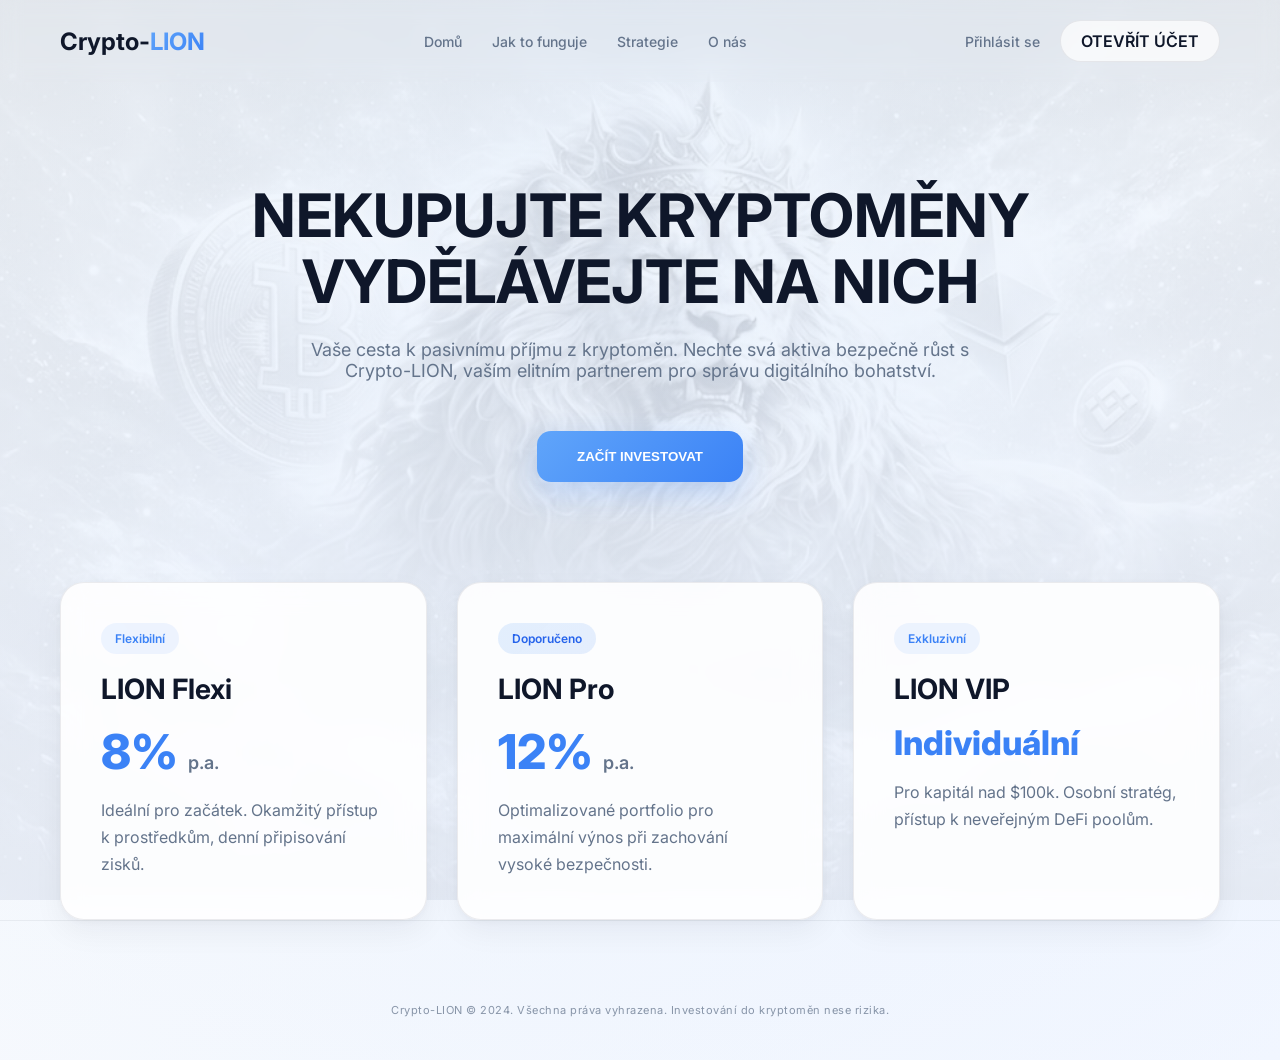
<file: index.html>
<!DOCTYPE html>
<html lang="cs">
<head>
    <meta charset="UTF-8">
    <meta name="viewport" content="width=device-width, initial-scale=1.0">
    <title>Crypto-LION | Elitní zhodnocení digitálních aktiv</title>
    <link rel="stylesheet" href="style.css">
</head>
<body>

    <div class="main-wrapper">
        <div class="overlay"></div>

        <div class="content-layer">
            
            <nav class="navbar">
                <div class="container">
                    <div class="logo">
                        Crypto-<span class="lion-gold-text">LION</span>
                    </div>
                    <div class="nav-links">
                        <a href="#">Domů</a>
                        <a href="#">Jak to funguje</a>
                        <a href="#">Strategie</a>
                        <a href="#">O nás</a>
                    </div>
                    <div class="nav-auth">
                        <a href="CryptoProject/login.html" class="login-link">Přihlásit se</a>
			<a href="Registration/register.html" class="btn-secondary-sm" style="text-decoration: none; display: inline-block; text-align: center;">OTEVŘÍT ÚČET</a>
                    </div>
                </div>
            </nav>

            <header class="hero">
                <div class="container text-center">
                    <h1 class="hero-title">
                        NEKUPUJTE KRYPTOMĚNY<br>
                        <span class="hero-subtitle">VYDĚLÁVEJTE NA NICH</span>
                    </h1>
                    
                    <p class="hero-description">
                        Vaše cesta k pasivnímu příjmu z kryptoměn. Nechte svá aktiva bezpečně růst s Crypto-LION, vaším elitním partnerem pro správu digitálního bohatství.
                    </p>
                    
                    <button class="btn-gold-lg">ZAČÍT INVESTOVAT</button>
                </div>
            </header>

            <section class="plans">
                <div class="container grid-3">
                    
                    <div class="plan-card">
                        <div class="plan-tag">Flexibilní</div>
                        <h3 class="plan-name">LION Flexi</h3>
                        <div class="plan-yield">8% <span class="yield-period">p.a.</span></div>
                        <p class="plan-desc">Ideální pro začátek. Okamžitý přístup k prostředkům, denní připisování zisků.</p>
                    </div>

                    <div class="plan-card featured">
                        <div class="plan-tag tag-featured">Doporučeno</div>
                        <h3 class="plan-name">LION Pro</h3>
                        <div class="plan-yield">12% <span class="yield-period">p.a.</span></div>
                        <p class="plan-desc">Optimalizované portfolio pro maximální výnos při zachování vysoké bezpečnosti.</p>
                    </div>

                    <div class="plan-card">
                        <div class="plan-tag">Exkluzivní</div>
                        <h3 class="plan-name">LION VIP</h3>
                        <div class="plan-yield yield-vip">Individuální</div>
                        <p class="plan-desc">Pro kapitál nad $100k. Osobní stratég, přístup k neveřejným DeFi poolům.</p>
                    </div>

                </div>
            </section>

            <footer class="footer">
                <div class="container text-center">
                    Crypto-LION © 2024. Všechna práva vyhrazena. Investování do kryptoměn nese rizika.
                </div>
            </footer>
        </div>
    </div>

</body>
</html>
</file>
<file: style.css>
/* ZÁKLADNÍ NASTAVENÍ */
@import url('https://fonts.googleapis.com/css2?family=Inter:wght@300;400;500;600;700&display=swap');

:root {
    --bg-color-fallback: #f6f8fc;
    --text-white: #0f172a;
    --text-gray: #64748b;
    --gold-main: #3b82f6;
    --gold-light: #60a5fa;
    --gold-dark: #2563eb;
    --card-bg: rgba(255, 255, 255, 0.88);
    --card-border: rgba(15, 23, 42, 0.08);
}

* {
    margin: 0;
    padding: 0;
    box-sizing: border-box;
}

body {
    font-family: 'Inter', sans-serif;
    background: linear-gradient(135deg, #f8fafc 0%, #eef4ff 100%);
    color: var(--text-white);
    overflow-x: hidden;
}

.container {
    max-width: 1200px;
    margin: 0 auto;
    padding: 0 20px;
}

.text-center {
    text-align: center;
}

.grid-3 {
    display: grid;
    grid-template-columns: repeat(3, 1fr);
    gap: 30px;
}

/* POZADÍ */
.main-wrapper {
    position: relative;
    width: 100%;
    min-height: 100vh;
    background:
        linear-gradient(rgba(248, 250, 252, 0.82), rgba(238, 244, 255, 0.88)),
        url('pozornik.jpeg');
    background-size: cover;
    background-position: center;
    background-repeat: no-repeat;
    background-attachment: fixed;
}

.overlay {
    position: absolute;
    top: 0;
    left: 0;
    width: 100%;
    height: 100%;
    background: radial-gradient(circle at top, rgba(96, 165, 250, 0.08), rgba(255, 255, 255, 0.18));
    z-index: 1;
}

.content-layer {
    position: relative;
    z-index: 2;
}

/* NAVIGACE */
.navbar {
    padding: 20px 0;
    backdrop-filter: blur(10px);
}

.navbar .container {
    display: flex;
    justify-content: space-between;
    align-items: center;
}

.logo {
    font-size: 24px;
    font-weight: 700;
    color: #0f172a;
}

.lion-gold-text {
    background: linear-gradient(135deg, var(--gold-light), var(--gold-main));
    -webkit-background-clip: text;
    -webkit-text-fill-color: transparent;
}

.nav-links {
    display: flex;
    gap: 30px;
}

.nav-links a {
    text-decoration: none;
    color: var(--text-gray);
    font-size: 14px;
    font-weight: 500;
    transition: 0.3s;
}

.nav-links a:hover {
    color: #0f172a;
}

.nav-auth {
    display: flex;
    align-items: center;
    gap: 20px;
}

.login-link {
    text-decoration: none;
    color: var(--text-gray);
    font-size: 14px;
    font-weight: 500;
    transition: 0.3s;
}

.login-link:hover {
    color: #0f172a;
}

/* TLAČÍTKA */
.btn-secondary-sm {
    padding: 10px 20px;
    border-radius: 50px;
    border: 1px solid rgba(15, 23, 42, 0.08);
    background: rgba(255, 255, 255, 0.7);
    color: #0f172a;
    font-weight: 600;
    cursor: pointer;
    transition: 0.3s;
    backdrop-filter: blur(10px);
}

.btn-secondary-sm:hover {
    background: #ffffff;
    box-shadow: 0 8px 24px rgba(15, 23, 42, 0.08);
}

.btn-gold-lg {
    padding: 18px 40px;
    border-radius: 14px;
    background: linear-gradient(135deg, var(--gold-light), var(--gold-main));
    color: #ffffff;
    border: none;
    font-weight: 700;
    cursor: pointer;
    box-shadow: 0 12px 30px rgba(59, 130, 246, 0.22);
    transition: 0.3s;
}

.btn-gold-lg:hover {
    transform: translateY(-2px);
    box-shadow: 0 16px 34px rgba(59, 130, 246, 0.28);
}

/* HERO */
.hero {
    padding: 100px 0;
}

.hero-title {
    font-size: 60px;
    line-height: 1.1;
    margin-bottom: 25px;
    color: #0f172a;
    text-shadow: 0 2px 12px rgba(255, 255, 255, 0.35);
}

.hero-description {
    font-size: 18px;
    color: var(--text-gray);
    max-width: 700px;
    margin: 0 auto 50px;
}

/* PLÁNY */
.plan-card {
    background: var(--card-bg);
    border: 1px solid var(--card-border);
    border-radius: 24px;
    padding: 40px;
    backdrop-filter: blur(14px);
    box-shadow:
        0 12px 30px rgba(15, 23, 42, 0.05),
        0 2px 10px rgba(15, 23, 42, 0.04);
    transition: 0.3s;
}

.plan-card:hover {
    transform: translateY(-4px);
    box-shadow:
        0 18px 40px rgba(15, 23, 42, 0.08),
        0 4px 14px rgba(15, 23, 42, 0.05);
}

.plan-tag {
    display: inline-block;
    padding: 8px 14px;
    border-radius: 999px;
    background: rgba(59, 130, 246, 0.08);
    color: var(--gold-main);
    font-size: 12px;
    font-weight: 600;
    margin-bottom: 18px;
}

.tag-featured {
    background: linear-gradient(135deg, rgba(96, 165, 250, 0.16), rgba(59, 130, 246, 0.12));
    color: var(--gold-dark);
}

.plan-name {
    font-size: 28px;
    color: #0f172a;
    margin-bottom: 16px;
}

.plan-yield {
    font-size: 48px;
    font-weight: 800;
    color: var(--gold-main);
    margin-bottom: 16px;
}

.yield-period {
    font-size: 18px;
    font-weight: 600;
    color: var(--text-gray);
}

.yield-vip {
    font-size: 34px;
}

.plan-desc {
    color: var(--text-gray);
    line-height: 1.7;
}

/* === MOBILNÍ VERZE === */
@media (max-width: 992px) {
    .grid-3 {
        grid-template-columns: repeat(2, 1fr);
    }

    .hero-title {
        font-size: 48px;
    }
}

.footer {
    padding: 80px 0 40px 0;
    font-size: 11px;
    letter-spacing: 0.5px;
    line-height: 1.8;
    color: rgba(100, 116, 139, 0.75);
    background: transparent;
    border-top: 1px solid rgba(15, 23, 42, 0.06);
}

@media (max-width: 768px) {
    .nav-links {
        display: none;
    }

    .navbar .container {
        flex-direction: column;
        gap: 15px;
        text-align: center;
    }

    .hero {
        padding: 60px 0;
        text-align: center;
    }

    .hero-title {
        font-size: 32px;
        padding: 0 10px;
        margin: 0 auto 20px auto;
    }

    .hero-description {
        font-size: 15px;
        padding: 0 15px;
        margin-bottom: 35px;
    }

    .btn-gold-lg {
        display: inline-block;
        width: auto;
        min-width: 260px;
        margin: 0 auto;
    }

    .grid-3 {
        grid-template-columns: 1fr;
        gap: 20px;
        padding: 0 15px;
    }

    .plan-card {
        padding: 30px 20px;
        text-align: center;
        max-width: 100%;
    }

    .main-wrapper {
        background-attachment: scroll;
    }

    .footer {
        padding: 60px 20px 30px 20px;
        line-height: 1.6;
    }
}
</file>
